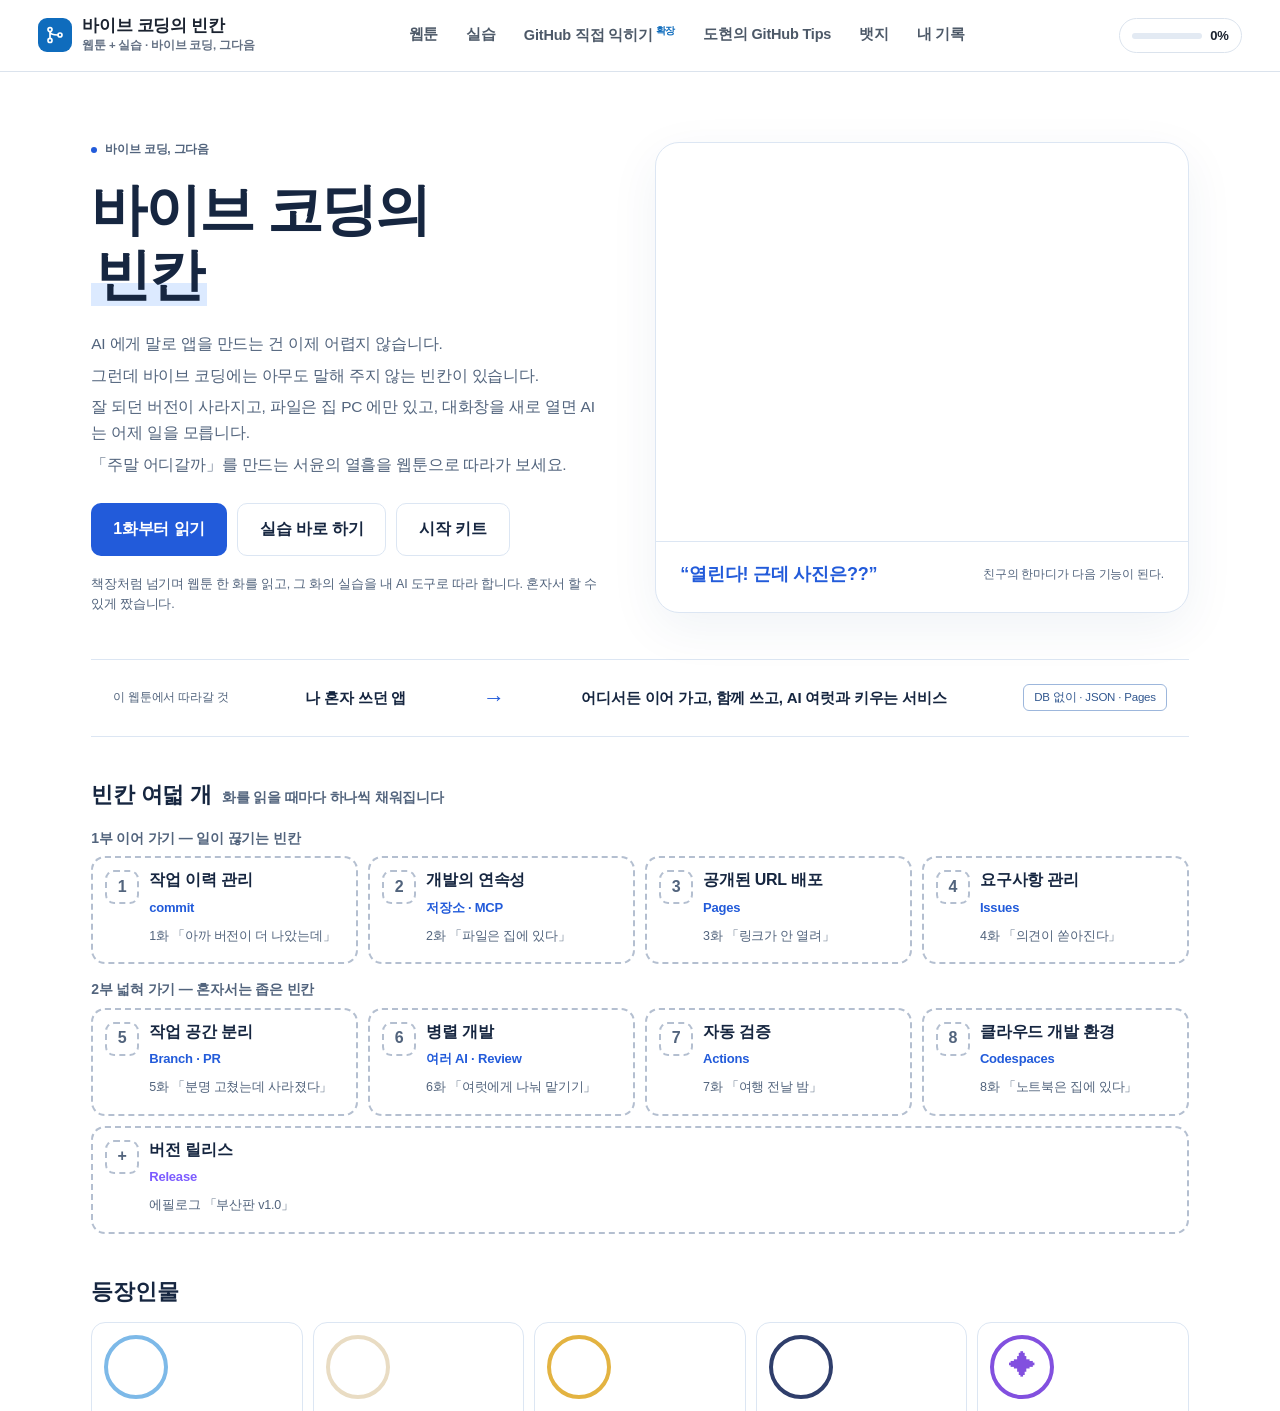
<file: index.html>
<!doctype html><html lang="ko"><head><meta charset="utf-8"><title>바이브 코딩의 빈칸</title>
<meta http-equiv="refresh" content="0; url=site/"><link rel="canonical" href="site/"></head><body><a href="site/">바이브 코딩의 빈칸 열기</a></body></html>
</file>
